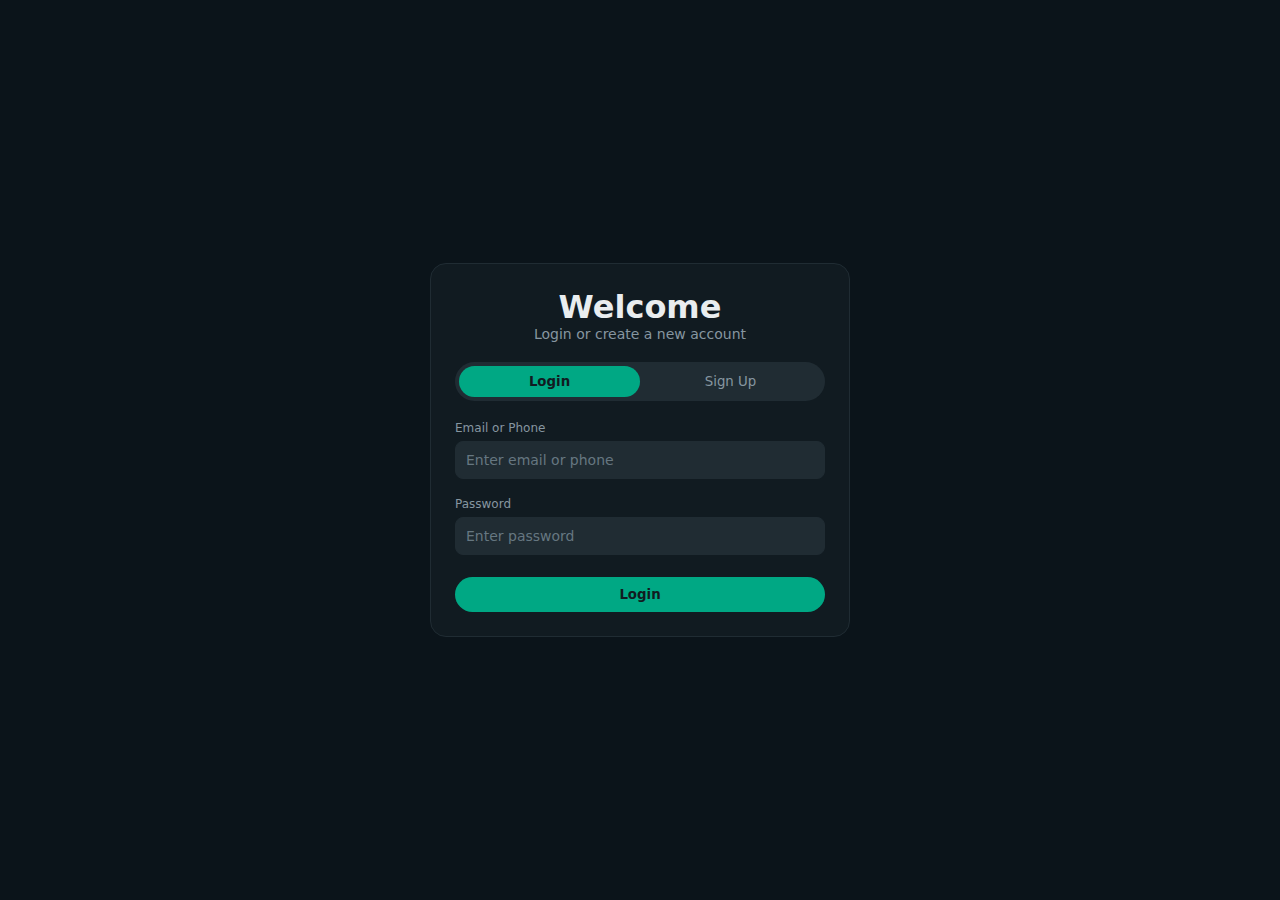
<file: chat/index.html>
<!DOCTYPE html>
<html lang="en">
<head>
  <meta charset="UTF-8" />
  <title>Login & Sign Up</title>
  <meta name="viewport" content="width=device-width, initial-scale=1.0" />
  <link rel="stylesheet" href="../styles.css" />
</head>
<body>
  <div class="auth-container">
    <div class="auth-header">
      <h1>Welcome</h1>
      <p>Login or create a new account</p>
    </div>

    <!-- Tabs -->
    <div class="tabs">
      <button class="tab active" id="login-tab">Login</button>
      <button class="tab" id="signup-tab">Sign Up</button>
    </div>

    <!-- Login Form -->
    <form id="login-form" class="active">
      <div class="field">
        <label>Email or Phone</label>
        <input
          type="text"
          id="login-identifier"
          placeholder="Enter email or phone"
          required
        />
      </div>

      <div class="field">
        <label>Password</label>
        <input
          type="password"
          id="login-password"
          placeholder="Enter password"
          minlength="6"
          required
        />
      </div>

      <button type="submit" class="btn">Login</button>
    </form>

    <!-- Signup Form -->
    <form id="signup-form">
      <div class="field">
        <label>Full Name</label>
        <input type="text" id="signup-name" placeholder="Your name" required />
      </div>

      <div class="field">
        <label>Email</label>
        <input type="email" id="signup-email" placeholder="you@example.com" required />
      </div>

      <div class="field">
        <label>Phone Number</label>
        <input
          type="tel"
          id="signup-phone"
          placeholder="10-digit phone number"
          pattern="[0-9]{10}"
          required
        />
      </div>

      <div class="field">
        <label>Password</label>
        <input
          type="password"
          id="signup-password"
          placeholder="Minimum 6 characters"
          minlength="6"
          required
        />
      </div>

      <button type="submit" class="btn">Create Account</button>
    </form>
  </div>

  <script src="../chat/auth.js"></script>
</body>
</html>
</file>
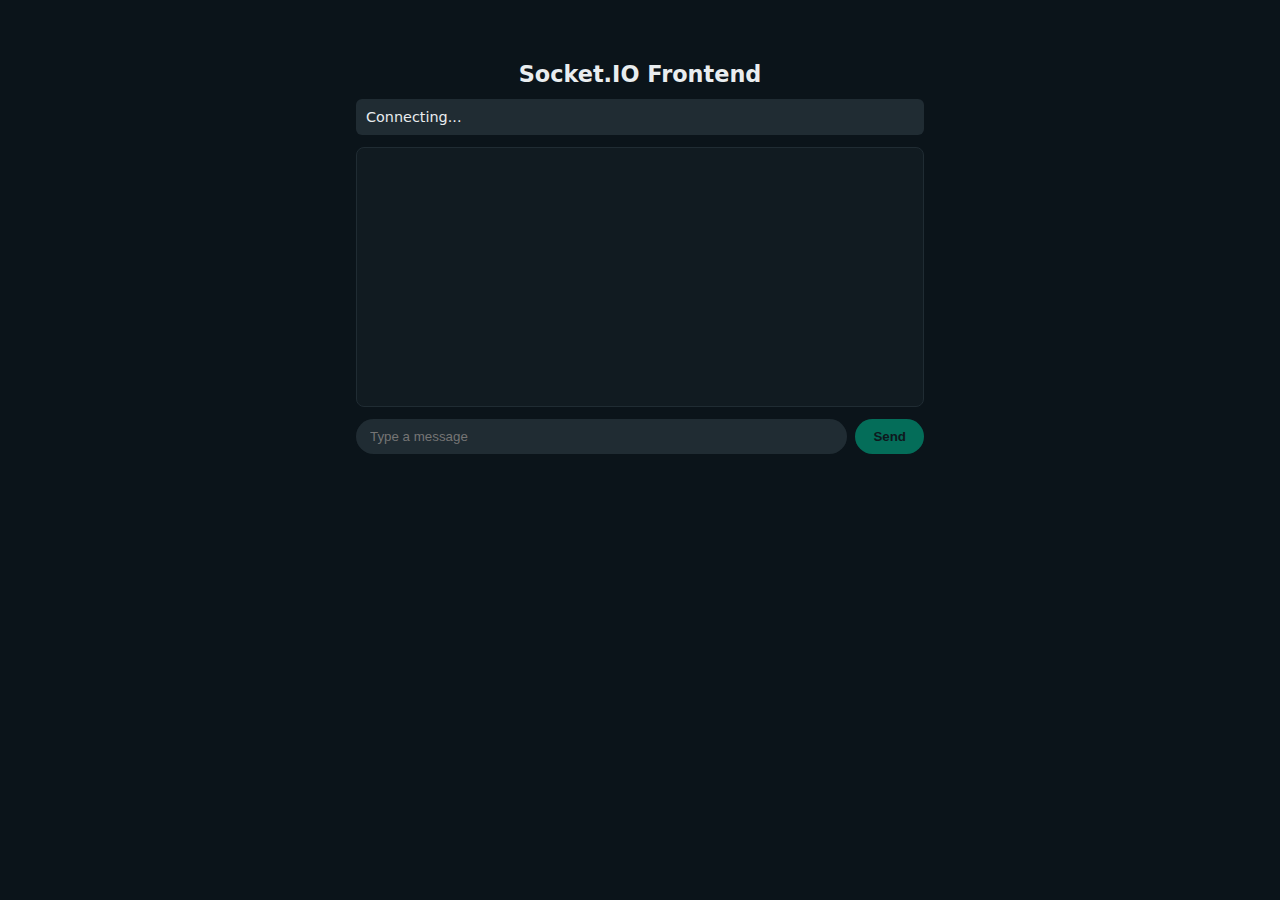
<file: socket-io-frontend/index.html>
<!DOCTYPE html>
<html lang="en">
<head>
  <meta charset="UTF-8" />
  <title>Socket.IO Frontend</title>
  <meta name="viewport" content="width=device-width, initial-scale=1.0" />

  <!-- ✅ Separate CSS -->
  <link rel="stylesheet" href="../socket-io-frontend/styles.css" />
</head>
<body>
  <h1>Socket.IO Frontend</h1>

  <div id="status" class="status">Connecting...</div>

  <div id="messages" class="messages"></div>

  <form id="message-form" class="message-form">
    <input
      type="text"
      id="message-input"
      placeholder="Type a message"
      autocomplete="off"
    />
    <button type="submit" id="send-btn" disabled>Send</button>
  </form>

  <!-- ✅ Socket.IO client -->
  <script src="https://cdn.socket.io/4.7.2/socket.io.min.js"></script>

  <!-- ✅ Client JS -->
  <script src="../socket-io-frontend/client.js"></script>
</body>
</html>
</file>
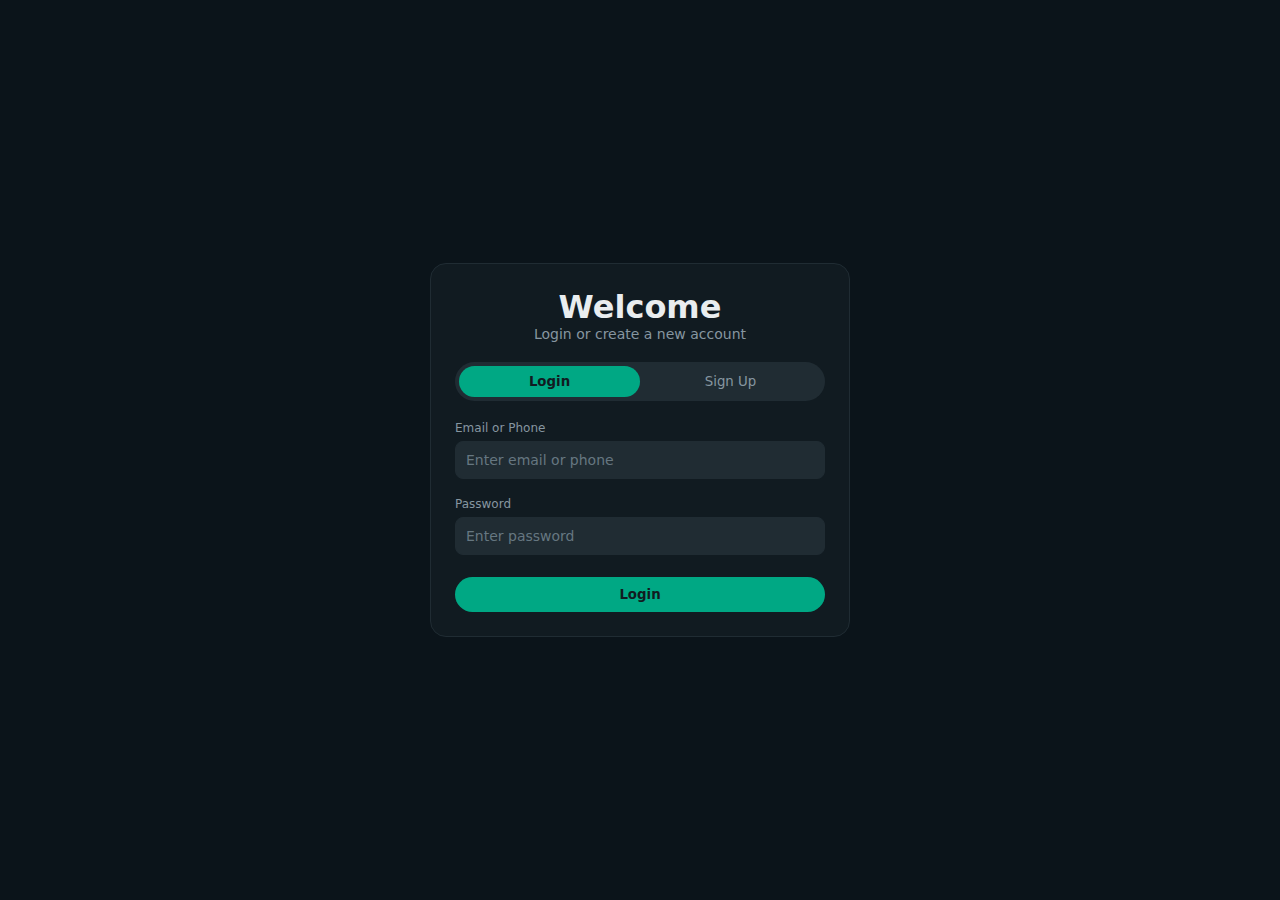
<file: chat/chat.html>
<!DOCTYPE html>
<html lang="en">
<head>
  <meta charset="UTF-8" />
  <title>Chat | Group Chat</title>
  <meta name="viewport" content="width=device-width, initial-scale=1.0" />
  <link rel="stylesheet" href="../chat/chat.css" />
</head>
<body>
  <div class="app">
    <!-- Sidebar -->
    <aside class="sidebar">
      <header class="sidebar-header">
        <!-- <div class="user-avatar">Y</div> -->
         <div class="user-avatar" id="user-avatar"></div>

        <!-- <div class="user-info">
          <h2>Yashwanth</h2>
             <h3 id="username"></h3>
          <p>Online</p>
        </div> -->
        <div class="user-info">
  <h3 id="username"></h3>
  <p>Online</p>
</div>
      </header>
    </aside>

    <!-- Chat Area -->
    <main class="chat-panel">
      <header class="chat-header">
        <div class="chat-header-left">
          <div class="chat-avatar large">GC</div>
          <div>
            <h2>Group Chat</h2>
            <p>AI-Powered Chat</p>
          </div>
        </div>
      </header>

      <!-- Messages -->
      <section class="messages" id="messages"></section>
   


      <!-- AI Smart Replies -->
      <div id="smart-replies" class="ai-replies"></div>

      <!-- AI Predictive Typing -->
      <div id="typing-suggestions" class="ai-suggestions"></div>

      <!-- Input -->
      <form class="message-input-area" id="message-form">
        <input
          type="text"
          id="message-input"
          placeholder="Type a message"
          autocomplete="off"
        />
        <button type="submit" class="send-btn">Send</button>
      </form>
    </main>
  </div>

  <script src="https://cdn.socket.io/4.7.2/socket.io.min.js"></script>
  <script src="../chat/chat.js"></script>
</body>
</html>
</file>
<file: styles.css>
* {
  box-sizing: border-box;
  margin: 0;
  padding: 0;
  font-family: system-ui, sans-serif;
}

body {
  min-height: 100vh;
  display: flex;
  align-items: center;
  justify-content: center;
  background: #0b141a;
}

/* Container */
.auth-container {
  width: 100%;
  max-width: 420px;
  background: #111b21;
  color: #e9edef;
  padding: 24px;
  border-radius: 16px;
  border: 1px solid #202c33;
}

/* Header */
.auth-header {
  text-align: center;
  margin-bottom: 20px;
}

.auth-header p {
  color: #8696a0;
  font-size: 14px;
}

/* Tabs */
.tabs {
  display: flex;
  background: #202c33;
  border-radius: 999px;
  padding: 4px;
  margin-bottom: 16px;
}

.tab {
  flex: 1;
  cursor: pointer;
  border: none;
  background: transparent;
  color: #8696a0;
  padding: 8px 0;
  border-radius: 999px;
}

.tab.active {
  background: #00a884;
  color: #111b21;
  font-weight: bold;
}

/* Forms */
form {
  display: none;
}

form.active {
  display: block;
}

.field {
  margin-bottom: 14px;
}

label {
  font-size: 12px;
  color: #8696a0;
}

input {
  width: 100%;
  padding: 10px;
  margin-top: 5px;
  border-radius: 8px;
  border: 1px solid #202c33;
  background: #202c33;
  color: white;
  font-size: 14px;
}

input::placeholder {
  color: #667781;
}

input:focus {
  border-color: #00a884;
  outline: none;
}

/* Button */
.btn {
  width: 100%;
  margin-top: 8px;
  padding: 10px;
  border-radius: 999px;
  border: none;
  background: #00a884;
  color: #111b21;
  font-weight: bold;
  cursor: pointer;
}

.btn:hover {
  opacity: 0.9;
}
</file>
<file: socket-io-frontend/styles.css>
* {
  box-sizing: border-box;
}

body {
  font-family: system-ui, sans-serif;
  background: #0b141a;
  color: #e9edef;
  max-width: 600px;
  margin: 30px auto;
  padding: 16px;
}

h1 {
  font-size: 1.4rem;
  margin-bottom: 12px;
  text-align: center;
}

.status {
  background: #202c33;
  padding: 10px;
  border-radius: 6px;
  margin-bottom: 12px;
  font-size: 0.9rem;
}

.messages {
  background: #111b21;
  border: 1px solid #202c33;
  border-radius: 8px;
  padding: 10px;
  height: 260px;
  overflow-y: auto;
  margin-bottom: 12px;
}

.msg {
  margin-bottom: 6px;
  font-size: 0.9rem;
}

.msg span {
  font-size: 0.75rem;
  opacity: 0.7;
  margin-left: 6px;
}

.message-form {
  display: flex;
  gap: 8px;
}

.message-form input {
  flex: 1;
  padding: 10px 14px;
  border-radius: 999px;
  border: none;
  outline: none;
  background: #202c33;
  color: #e9edef;
}

.message-form button {
  padding: 10px 18px;
  border-radius: 999px;
  border: none;
  background: #00a884;
  color: #111b21;
  font-weight: 600;
  cursor: pointer;
}

.message-form button:disabled {
  opacity: 0.6;
  cursor: not-allowed;
}
</file>
<file: chat/chat.css>
* {
  box-sizing: border-box;
  margin: 0;
  padding: 0;
  font-family: system-ui, -apple-system, BlinkMacSystemFont, "Segoe UI", sans-serif;
}

body {
  min-height: 100vh;
  background: #0b141a;
  display: flex;
  align-items: center;
  justify-content: center;
}

/* App container */
.app {
  width: 100%;
  max-width: 1100px;
  height: 90vh;
  background: #111b21;
  border-radius: 12px;
  overflow: hidden;
  display: flex;
  border: 1px solid #202c33;
}

/* Sidebar */
.sidebar {
  width: 30%;
  min-width: 260px;
  background: #202c33;
  border-right: 1px solid #111b21;
  display: flex;
  flex-direction: column;
}

.sidebar-header {
  display: flex;
  align-items: center;
  padding: 12px 14px;
  border-bottom: 1px solid #111b21;
}

.user-avatar {
  width: 38px;
  height: 38px;
  border-radius: 50%;
  background: #00a884;
  color: #111b21;
  font-weight: 700;
  display: flex;
  align-items: center;
  justify-content: center;
  margin-right: 10px;
}

.user-info h2 {
  font-size: 1rem;
  color: #e9edef;
}

.user-info p {
  font-size: 0.8rem;
  color: #8696a0;
}

/* Chat list */
.chat-list {
  flex: 1;
  overflow-y: auto;
}

.chat-item {
  display: flex;
  align-items: center;
  padding: 10px 12px;
  cursor: pointer;
  transition: background 0.15s;
}

.chat-item:hover {
  background: #111b21;
}

.chat-item.active {
  background: #111b21;
}

.chat-avatar {
  width: 36px;
  height: 36px;
  border-radius: 50%;
  background: #005c4b;
  color: #e9edef;
  display: flex;
  align-items: center;
  justify-content: center;
  font-size: 0.8rem;
  margin-right: 10px;
}

.chat-meta {
  flex: 1;
}

.chat-title {
  color: #e9edef;
  font-size: 0.9rem;
  margin-bottom: 2px;
}

.chat-last-message {
  font-size: 0.78rem;
  color: #8696a0;
}

.chat-time {
  font-size: 0.75rem;
  color: #8696a0;
}

/* Chat panel */
.chat-panel {
  flex: 1;
  display: flex;
  flex-direction: column;
  background: #0b141a;
}

.chat-header {
  padding: 10px 14px;
  border-bottom: 1px solid #202c33;
  display: flex;
  align-items: center;
  justify-content: space-between;
  background: #202c33;
}

.chat-header-left {
  display: flex;
  align-items: center;
  gap: 10px;
}

.chat-avatar.large {
  width: 40px;
  height: 40px;
}

.chat-header h2 {
  font-size: 1rem;
  color: #e9edef;
}

.chat-header p {
  font-size: 0.78rem;
  color: #8696a0;
}

/* Messages area */
.messages {
  flex: 1;
  padding: 12px 16px;
  overflow-y: auto;

  background-color: #0b141a;
}

/* Scrollbar styling */
.messages::-webkit-scrollbar,
.chat-list::-webkit-scrollbar {
  width: 6px;
}

.messages::-webkit-scrollbar-thumb,
.chat-list::-webkit-scrollbar-thumb {
  background: #374045;
  border-radius: 3px;
}

/* Message rows */
.message-row {
  display: flex;
  margin-bottom: 6px;
}

.message-row.sent {
  justify-content: flex-end;
}

.message-row.received {
  justify-content: flex-start;
}

/* Message bubble */
.message-bubble {
  max-width: 70%;
  padding: 7px 9px 5px;
  border-radius: 8px;
  position: relative;
  font-size: 0.9rem;
  display: inline-block;
}

.message-row.sent .message-bubble {
  background: #005c4b;
  color: #e9edef;
  border-bottom-right-radius: 2px;
}

.message-row.received .message-bubble {
  background: #202c33;
  color: #e9edef;
  border-bottom-left-radius: 2px;
}

.message-text {
  margin-bottom: 2px;
  white-space: pre-wrap;
  word-wrap: break-word;
}

.message-meta {
  display: flex;
  justify-content: flex-end;
  font-size: 0.7rem;
  color: #8696a0;
}

/* Input area */
.message-input-area {
  display: flex;
  padding: 8px 10px;
  border-top: 1px solid #202c33;
  background: #202c33;
  align-items: center;
  gap: 8px;
}

#message-input {
  flex: 1;
  padding: 8px 10px;
  border-radius: 20px;
  border: none;
  outline: none;
  background: #111b21;
  color: #e9edef;
  font-size: 0.9rem;
}

#message-input::placeholder {
  color: #667781;
}

.send-btn {
  padding: 7px 14px;
  border-radius: 20px;
  border: none;
  background: #00a884;
  color: #111b21;
  font-weight: 600;
  font-size: 0.85rem;
  cursor: pointer;
  transition: transform 0.05s, opacity 0.15s;
}

.send-btn:hover {
  opacity: 0.9;
}

.send-btn:active {
  transform: scale(0.97);
}

/* Responsive */
@media (max-width: 768px) {
  .app {
    height: 100vh;
    border-radius: 0;
  }

  .sidebar {
    display: none; /* keep only chat on mobile, simple version */
  }
}
.ai-suggestions,
.ai-replies {
  display: flex;
  gap: 8px;
  padding: 8px;
  flex-wrap: wrap;
}

.ai-suggestions span,
.ai-replies button {
  background: #eef3ff;
  color: #333;
  padding: 6px 12px;
  border-radius: 16px;
  font-size: 13px;
  cursor: pointer;
  border: none;
}

.ai-suggestions span:hover,
.ai-replies button:hover {
  background: #dbe4ff;
}
/* Username styling */
#username {
  font-size: 16px;
  font-weight: 600;
  color: #ffffff;
  letter-spacing: 0.3px;
  line-height: 1.2;
}

/* Online status text */
.user-info p {
  font-size: 12px;
  color: #4caf50; /* green online */
  margin-top: 2px;
  font-weight: 500;
}
.user-avatar {
  width: 44px;
  height: 44px;
  border-radius: 50%;
  background: linear-gradient(135deg, #667eea, #764ba2);
  color: #ffffff;
  font-size: 18px;
  font-weight: 700;
  display: flex;
  align-items: center;
  justify-content: center;
  text-transform: uppercase;
}
</file>
